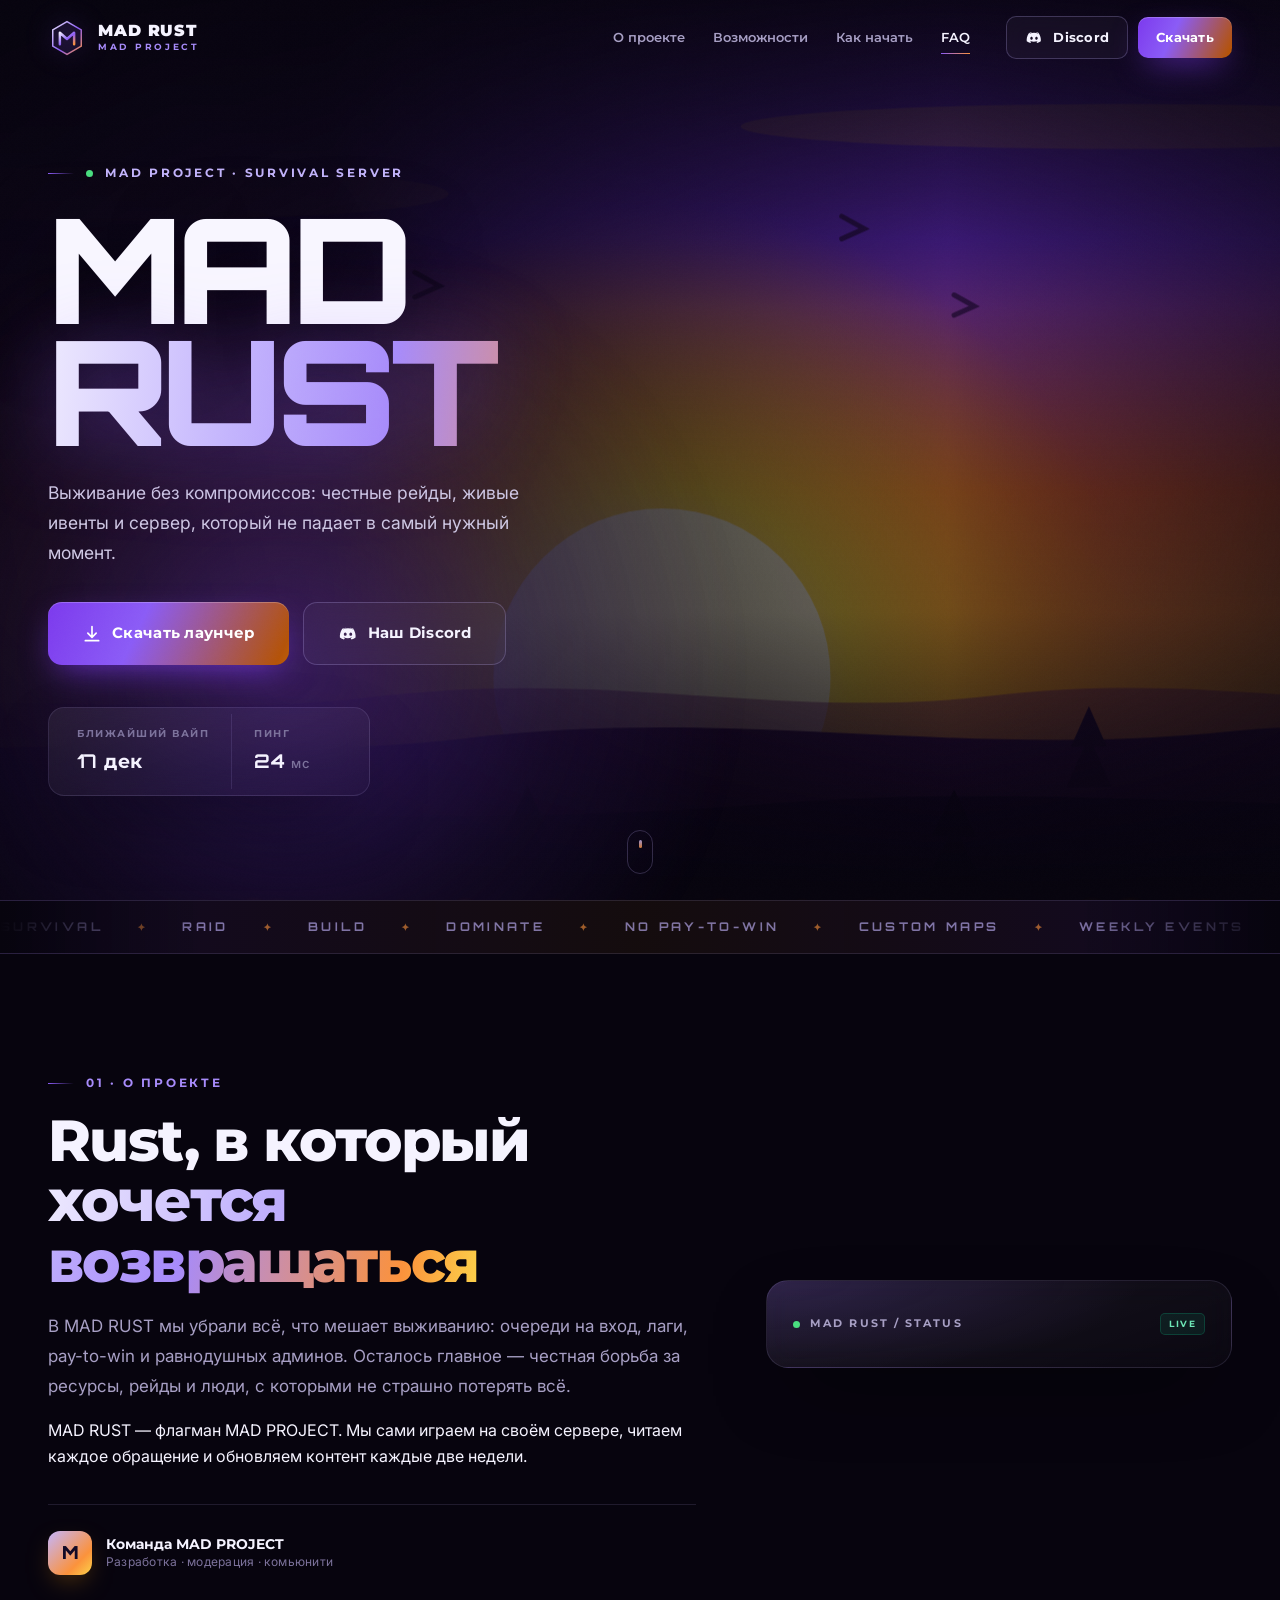
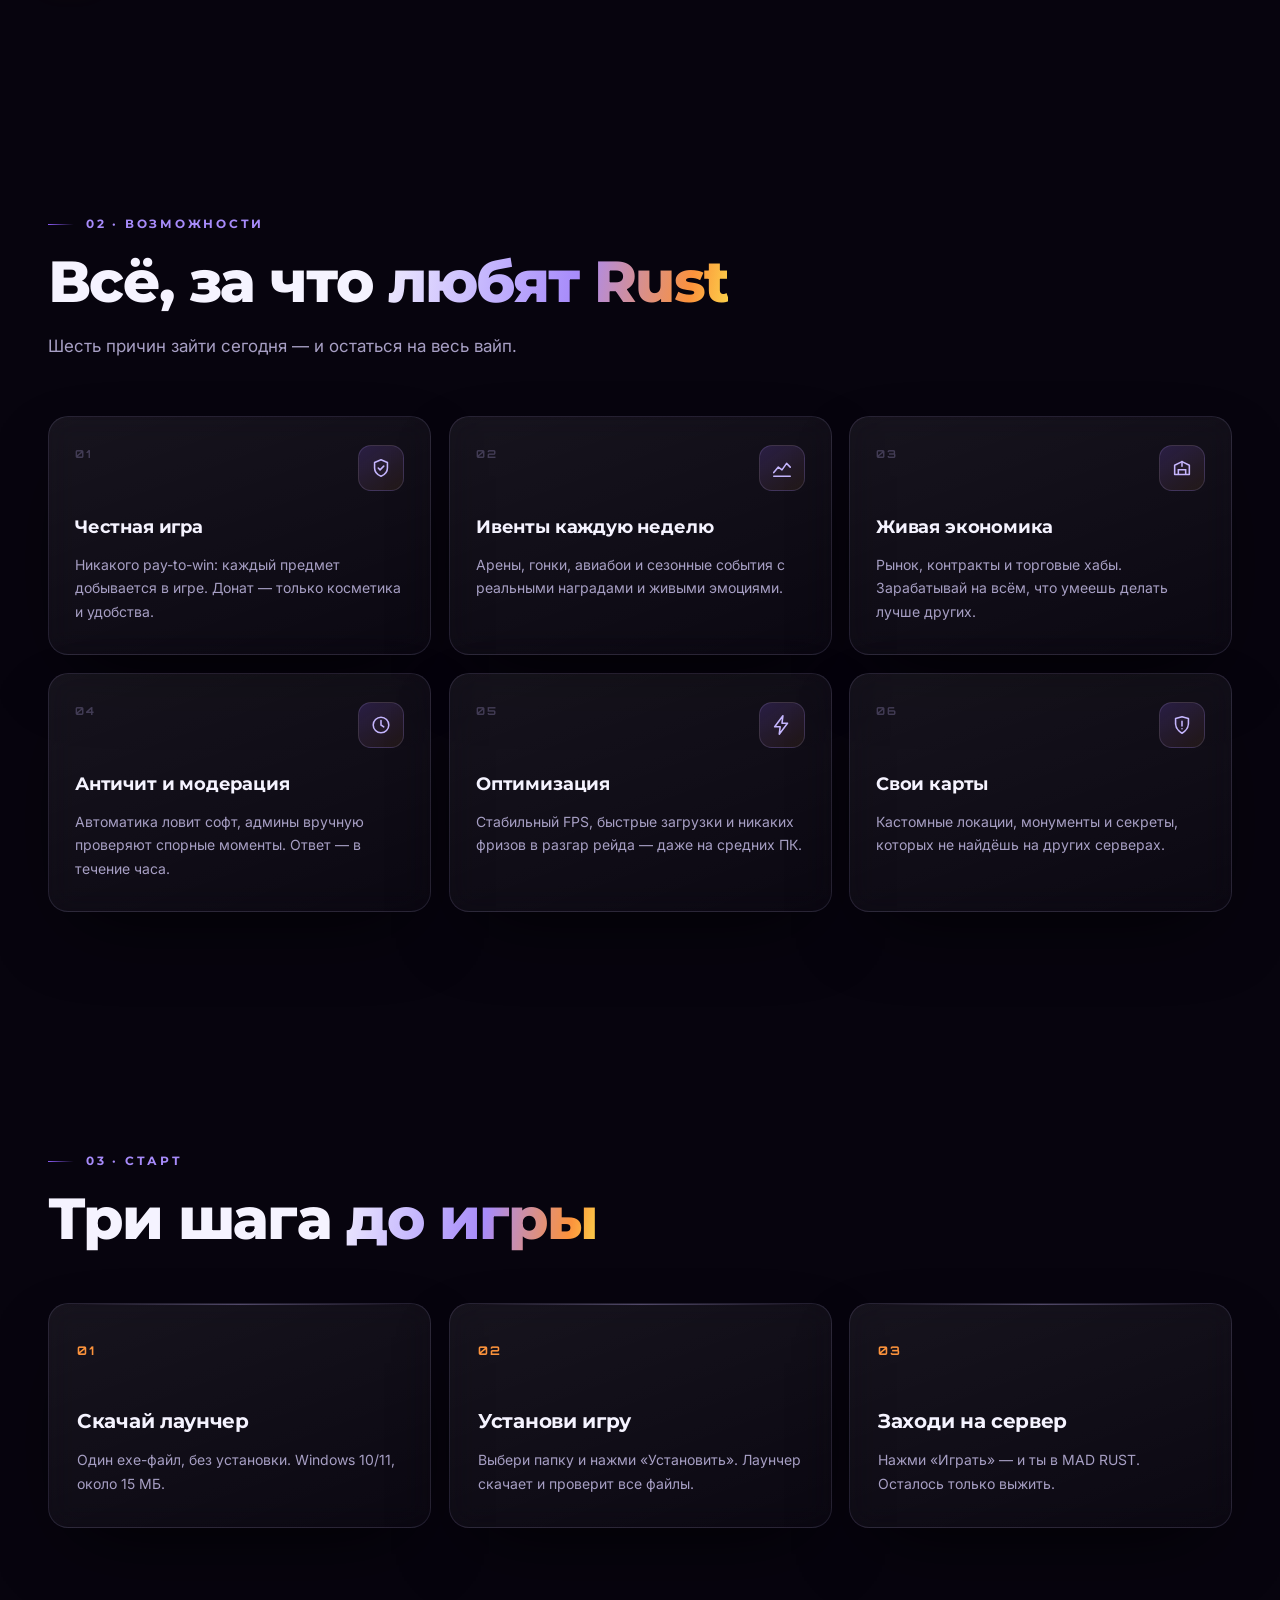
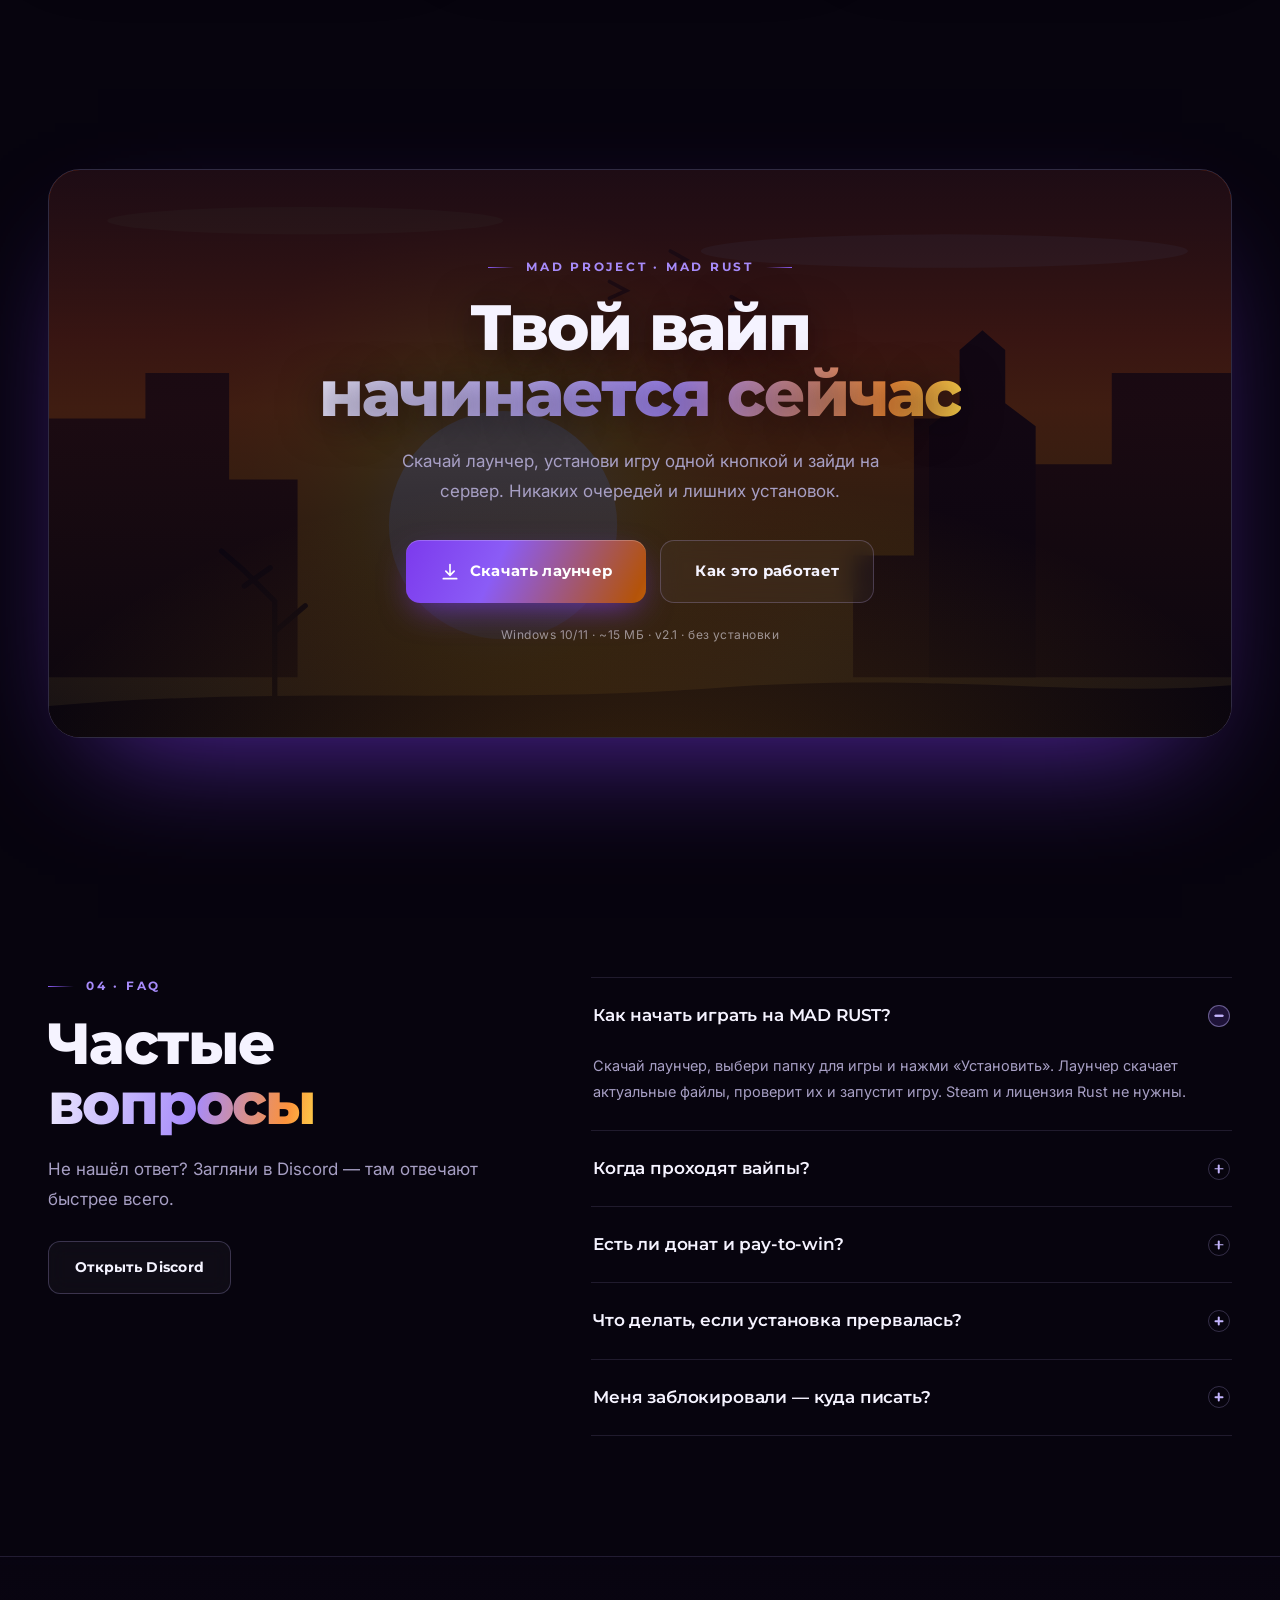
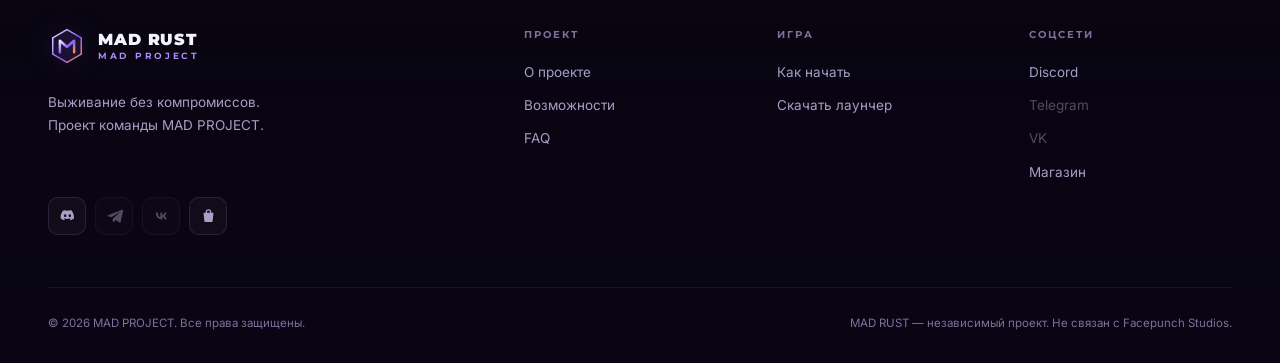
<file: index.html>
<!DOCTYPE html>
<html lang="ru">
<head>
<meta charset="UTF-8">
<meta name="viewport" content="width=device-width, initial-scale=1">
<title>MAD RUST — выживание без компромиссов</title>
<meta name="description" content="MAD RUST — survival-сервер проекта MAD PROJECT. Честные рейды, живые ивенты, античит и стабильный онлайн. Скачай лаунчер и начни свой вайп.">
<meta name="theme-color" content="#07040E">
<meta property="og:title" content="MAD RUST — выживание без компромиссов">
<meta property="og:description" content="Честные рейды, живые ивенты и сервер, который не падает. Проект MAD PROJECT.">
<meta property="og:image" content="https://trow1x213.github.io/mad-rust-site/assets/og.png">
<meta property="og:image:width" content="1200">
<meta property="og:image:height" content="630">
<meta property="og:url" content="https://trow1x213.github.io/mad-rust-site/">
<meta property="og:type" content="website">
<meta property="og:site_name" content="MAD RUST">
<meta name="twitter:card" content="summary_large_image">
<meta name="twitter:image" content="https://trow1x213.github.io/mad-rust-site/assets/og.png">
<link rel="icon" href="data:image/svg+xml,%3Csvg xmlns='http://www.w3.org/2000/svg' viewBox='0 0 32 32'%3E%3Cpath d='M16 2 29 9.5v13L16 30 3 22.5v-13z' fill='%230B0616' stroke='%238B5CF6' stroke-width='2'/%3E%3Cpath d='M10 21V12l6 5 6-5v9' fill='none' stroke='%23C4B5FD' stroke-width='2.4'/%3E%3C/svg%3E">
<link rel="preconnect" href="https://fonts.googleapis.com">
<link rel="preconnect" href="https://fonts.gstatic.com" crossorigin>
<link href="https://fonts.googleapis.com/css2?family=Montserrat:wght@500;600;700;800;900&family=Inter:wght@400;500;600;700&family=Orbitron:wght@600;700;800;900&display=swap" rel="stylesheet">
<link rel="stylesheet" href="styles.css">
</head>
<body>
<div class="scroll-progress" id="scrollProgress" aria-hidden="true"></div>

<!-- ================= NAV ================= -->
<header class="nav" id="nav">
  <div class="wrap nav-inner">
    <a class="brand" href="#top" aria-label="MAD RUST — на главную">
      <span class="brand-mark" aria-hidden="true">
        <svg viewBox="0 0 40 40">
          <defs>
            <linearGradient id="mg1" x1="0" y1="0" x2="1" y2="1">
              <stop stop-color="#EDE9FE"/><stop offset=".55" stop-color="#8B5CF6"/><stop offset="1" stop-color="#FB923C"/>
            </linearGradient>
          </defs>
          <path d="M20 2.8 35 11.4v17.2L20 37.2 5 28.6V11.4z" fill="rgba(139,92,246,.10)" stroke="url(#mg1)" stroke-width="1.6"/>
          <path d="M12.5 26.5v-12l7.5 6.6 7.5-6.6v12" fill="none" stroke="url(#mg1)" stroke-width="2.6" stroke-linecap="round" stroke-linejoin="round"/>
        </svg>
      </span>
      <span class="brand-text"><b>MAD RUST</b><small>MAD PROJECT</small></span>
    </a>

    <nav class="nav-links" aria-label="Основная навигация">
      <a href="#about">О проекте</a>
      <a href="#features">Возможности</a>
      <a href="#start">Как начать</a>
      <a href="#faq">FAQ</a>
    </nav>

    <div class="nav-actions">
      <a class="btn btn-ghost btn-sm" data-social="discord" href="https://discord.gg/VuZD9yztrM" target="_blank" rel="noopener">
        <svg viewBox="0 0 24 24" aria-hidden="true"><path d="M18.9 5.6A16 16 0 0 0 15 4.4l-.2.4a12 12 0 0 1 3.4 1.7 15 15 0 0 0-12.4 0A12 12 0 0 1 9.2 4.8L9 4.4A16 16 0 0 0 5.1 5.6C2.7 9.2 2 12.7 2.3 16.2a16 16 0 0 0 4.9 2.5l1-1.6a10 10 0 0 1-1.6-.8l.4-.3a11 11 0 0 0 9.4 0l.4.3a10 10 0 0 1-1.6.8l1 1.6a16 16 0 0 0 4.9-2.5c.4-4-.7-7.5-2.9-10.6zM8.7 14.2c-1 0-1.7-.9-1.7-2s.8-2 1.7-2 1.7.9 1.7 2-.8 2-1.7 2zm6.6 0c-1 0-1.7-.9-1.7-2s.8-2 1.7-2 1.7.9 1.7 2-.8 2-1.7 2z" fill="currentColor"/></svg>
        Discord
      </a>
      <a class="btn btn-primary btn-sm" href="#download" data-download>Скачать</a>
      <button class="burger" id="burger" aria-label="Открыть меню" aria-expanded="false" aria-controls="mobileMenu">
        <span></span><span></span><span></span>
      </button>
    </div>
  </div>
</header>

<div class="mobile-menu" id="mobileMenu">
  <a href="#about">О проекте</a>
  <a href="#features">Возможности</a>
  <a href="#start">Как начать</a>
  <a href="#faq">FAQ</a>
  <a class="btn btn-primary" href="#download" data-download>Скачать лаунчер</a>
</div>

<!-- ================= HERO ================= -->
<main>
<section class="hero" id="top">
  <div class="hero-art" aria-hidden="true"></div>
  <div class="hero-veil" aria-hidden="true"></div>
  <div class="hero-glow" aria-hidden="true"></div>
  <div class="hero-particles" id="particles" aria-hidden="true"></div>

  <div class="wrap hero-inner">
    <div class="hero-copy">
      <p class="eyebrow hero-eyebrow"><span class="live-dot"></span> MAD PROJECT · SURVIVAL SERVER</p>
      <h1 class="hero-title"><span class="ht-line">MAD</span><span class="ht-line grad">RUST</span></h1>
      <p class="hero-sub">Выживание без компромиссов: честные рейды, живые ивенты и сервер,
        который не падает в самый нужный момент.</p>

      <div class="hero-actions">
        <a class="btn btn-primary btn-lg" href="#download" data-download>
          <svg viewBox="0 0 24 24" aria-hidden="true"><path d="M12 3v12M7 11l5 5 5-5M4 20h16" fill="none" stroke="currentColor" stroke-width="2" stroke-linecap="round" stroke-linejoin="round"/></svg>
          Скачать лаунчер
        </a>
        <a class="btn btn-ghost btn-lg" data-social="discord" href="https://discord.gg/VuZD9yztrM" target="_blank" rel="noopener">
          <svg viewBox="0 0 24 24" aria-hidden="true"><path d="M18.9 5.6A16 16 0 0 0 15 4.4l-.2.4a12 12 0 0 1 3.4 1.7 15 15 0 0 0-12.4 0A12 12 0 0 1 9.2 4.8L9 4.4A16 16 0 0 0 5.1 5.6C2.7 9.2 2 12.7 2.3 16.2a16 16 0 0 0 4.9 2.5l1-1.6a10 10 0 0 1-1.6-.8l.4-.3a11 11 0 0 0 9.4 0l.4.3a10 10 0 0 1-1.6.8l1 1.6a16 16 0 0 0 4.9-2.5c.4-4-.7-7.5-2.9-10.6zM8.7 14.2c-1 0-1.7-.9-1.7-2s.8-2 1.7-2 1.7.9 1.7 2-.8 2-1.7 2zm6.6 0c-1 0-1.7-.9-1.7-2s.8-2 1.7-2 1.7.9 1.7 2-.8 2-1.7 2z" fill="currentColor"/></svg>
          Наш Discord
        </a>
      </div>

      <div class="hero-stats glass">
        <div class="hs-item">
          <span class="hs-label">Ближайший вайп</span>
          <b data-bind="wipeShort">5 ноя</b>
        </div>
        <div class="hs-item">
          <span class="hs-label">Пинг</span>
          <b><span data-bind="ping">24</span> <em>мс</em></b>
        </div>
      </div>
    </div>
  </div>

  <a class="scroll-cue" href="#about" aria-label="Листать вниз"><span></span></a>
</section>

<!-- ================= MARQUEE ================= -->
<div class="marquee" aria-hidden="true">
  <div class="marquee-track">
    <span>SURVIVAL</span><span>RAID</span><span>BUILD</span><span>DOMINATE</span>
    <span>NO PAY-TO-WIN</span><span>CUSTOM MAPS</span><span>WEEKLY EVENTS</span><span>MAD PROJECT</span>
    <span>SURVIVAL</span><span>RAID</span><span>BUILD</span><span>DOMINATE</span>
    <span>NO PAY-TO-WIN</span><span>CUSTOM MAPS</span><span>WEEKLY EVENTS</span><span>MAD PROJECT</span>
  </div>
</div>

<!-- ================= ABOUT ================= -->
<section class="section" id="about">
  <div class="wrap about-grid">
    <div class="about-copy">
      <p class="eyebrow reveal">01 · О проекте</p>
      <h2 class="reveal" style="--d:.05s">Rust, в который<br><span class="grad-text">хочется возвращаться</span></h2>
      <p class="lead reveal" style="--d:.1s">В MAD RUST мы убрали всё, что мешает выживанию: очереди на вход,
        лаги, pay-to-win и равнодушных админов. Осталось главное — честная борьба за ресурсы,
        рейды и люди, с которыми не страшно потерять всё.</p>
      <p class="reveal" style="--d:.15s">MAD RUST — флагман MAD PROJECT. Мы сами играем на своём сервере,
        читаем каждое обращение и обновляем контент каждые две недели.</p>
      <div class="about-sign reveal" style="--d:.2s">
        <span class="sign-mark">M</span>
        <span><b>Команда MAD PROJECT</b><small>Разработка · модерация · комьюнити</small></span>
      </div>
    </div>

    <aside class="about-card glass reveal" style="--d:.15s" aria-label="Статистика проекта">
      <div class="ac-head"><span class="live-dot"></span> MAD RUST / STATUS <span class="ac-code">LIVE</span></div>
    </aside>
  </div>
</section>

<!-- ================= FEATURES ================= -->
<section class="section" id="features">
  <div class="wrap">
    <div class="section-head">
      <p class="eyebrow reveal">02 · Возможности</p>
      <h2 class="reveal" style="--d:.05s">Всё, за что <span class="grad-text">любят Rust</span></h2>
      <p class="lead reveal" style="--d:.1s">Шесть причин зайти сегодня — и остаться на весь вайп.</p>
    </div>

    <div class="features">
      <article class="feature glass reveal" style="--d:.02s">
        <div class="f-top"><span class="f-num">01</span><span class="f-icon">
          <svg viewBox="0 0 24 24"><path d="M12 3 5 6v6c0 4.5 3 7.4 7 9 4-1.6 7-4.5 7-9V6z" fill="none" stroke="currentColor" stroke-width="1.7" stroke-linejoin="round"/><path d="M9 12l2 2 4-4" fill="none" stroke="currentColor" stroke-width="1.7" stroke-linecap="round" stroke-linejoin="round"/></svg>
        </span></div>
        <h3>Честная игра</h3>
        <p>Никакого pay-to-win: каждый предмет добывается в игре. Донат — только косметика и удобства.</p>
      </article>

      <article class="feature glass reveal" style="--d:.07s">
        <div class="f-top"><span class="f-num">02</span><span class="f-icon">
          <svg viewBox="0 0 24 24"><path d="M3 17l5-6 4 3 5-7 4 4" fill="none" stroke="currentColor" stroke-width="1.7" stroke-linecap="round" stroke-linejoin="round"/><path d="M3 21h18" stroke="currentColor" stroke-width="1.7" stroke-linecap="round"/></svg>
        </span></div>
        <h3>Ивенты каждую неделю</h3>
        <p>Арены, гонки, авиабои и сезонные события с реальными наградами и живыми эмоциями.</p>
      </article>

      <article class="feature glass reveal" style="--d:.12s">
        <div class="f-top"><span class="f-num">03</span><span class="f-icon">
          <svg viewBox="0 0 24 24"><path d="M4 19V9l8-4 8 4v10" fill="none" stroke="currentColor" stroke-width="1.7" stroke-linejoin="round"/><path d="M4 19h16M8 19v-5h8v5M12 5v5" fill="none" stroke="currentColor" stroke-width="1.7" stroke-linecap="round"/></svg>
        </span></div>
        <h3>Живая экономика</h3>
        <p>Рынок, контракты и торговые хабы. Зарабатывай на всём, что умеешь делать лучше других.</p>
      </article>

      <article class="feature glass reveal" style="--d:.02s">
        <div class="f-top"><span class="f-num">04</span><span class="f-icon">
          <svg viewBox="0 0 24 24"><circle cx="12" cy="12" r="8.5" fill="none" stroke="currentColor" stroke-width="1.7"/><path d="M12 7v5l3 2" fill="none" stroke="currentColor" stroke-width="1.7" stroke-linecap="round"/></svg>
        </span></div>
        <h3>Античит и модерация</h3>
        <p>Автоматика ловит софт, админы вручную проверяют спорные моменты. Ответ — в течение часа.</p>
      </article>

      <article class="feature glass reveal" style="--d:.07s">
        <div class="f-top"><span class="f-num">05</span><span class="f-icon">
          <svg viewBox="0 0 24 24"><path d="M13 2 4 14h6l-1 8 9-12h-6z" fill="none" stroke="currentColor" stroke-width="1.7" stroke-linejoin="round"/></svg>
        </span></div>
        <h3>Оптимизация</h3>
        <p>Стабильный FPS, быстрые загрузки и никаких фризов в разгар рейда — даже на средних ПК.</p>
      </article>

      <article class="feature glass reveal" style="--d:.12s">
        <div class="f-top"><span class="f-num">06</span><span class="f-icon">
          <svg viewBox="0 0 24 24"><path d="M12 21s7-4.2 7-10V5l-7-2-7 2v6c0 5.8 7 10 7 10z" fill="none" stroke="currentColor" stroke-width="1.7" stroke-linejoin="round"/><path d="M12 8v5M12 16h.01" stroke="currentColor" stroke-width="1.7" stroke-linecap="round"/></svg>
        </span></div>
        <h3>Свои карты</h3>
        <p>Кастомные локации, монументы и секреты, которых не найдёшь на других серверах.</p>
      </article>
    </div>
  </div>
</section>



<!-- ================= START ================= -->
<section class="section" id="start">
  <div class="wrap">
    <div class="section-head">
      <p class="eyebrow reveal">03 · Старт</p>
      <h2 class="reveal" style="--d:.05s">Три шага <span class="grad-text">до игры</span></h2>
    </div>

    <div class="steps">
      <article class="step glass reveal">
        <span class="step-num">01</span>
        <h3>Скачай лаунчер</h3>
        <p>Один exe-файл, без установки. Windows 10/11, около 15 МБ.</p>
      </article>
      <article class="step glass reveal" style="--d:.08s">
        <span class="step-num">02</span>
        <h3>Установи игру</h3>
        <p>Выбери папку и нажми «Установить». Лаунчер скачает и проверит все файлы.</p>
      </article>
      <article class="step glass reveal" style="--d:.16s">
        <span class="step-num">03</span>
        <h3>Заходи на сервер</h3>
        <p>Нажми «Играть» — и ты в MAD RUST. Осталось только выжить.</p>
      </article>
    </div>
  </div>
</section>

<!-- ================= DOWNLOAD ================= -->
<section class="section" id="download">
  <div class="wrap">
    <div class="download reveal">
      <div class="download-bg" aria-hidden="true"></div>
      <div class="download-inner">
        <p class="eyebrow center">MAD PROJECT · MAD RUST</p>
        <h2>Твой вайп<br><span class="grad-text">начинается сейчас</span></h2>
        <p class="lead center">Скачай лаунчер, установи игру одной кнопкой и зайди на сервер.
          Никаких очередей и лишних установок.</p>
        <div class="download-actions">
          <a class="btn btn-primary btn-lg" href="https://github.com/trow1x213/mad-rust-site/releases/download/v2.1/MAD.RUST.exe" data-download>
            <svg viewBox="0 0 24 24" aria-hidden="true"><path d="M12 3v12M7 11l5 5 5-5M4 20h16" fill="none" stroke="currentColor" stroke-width="2" stroke-linecap="round" stroke-linejoin="round"/></svg>
            Скачать лаунчер
          </a>
          <a class="btn btn-ghost btn-lg" href="#start">Как это работает</a>
        </div>
        <p class="download-meta">Windows 10/11 · ~15 МБ · v2.1 · без установки</p>
      </div>
    </div>
  </div>
</section>

<!-- ================= FAQ ================= -->
<section class="section" id="faq">
  <div class="wrap faq-grid">
    <div class="faq-head">
      <p class="eyebrow reveal">04 · FAQ</p>
      <h2 class="reveal" style="--d:.05s">Частые <span class="grad-text">вопросы</span></h2>
      <p class="lead reveal" style="--d:.1s">Не нашёл ответ? Загляни в Discord — там отвечают быстрее всего.</p>
      <a class="btn btn-ghost reveal" style="--d:.15s" data-social="discord" href="https://discord.gg/VuZD9yztrM" target="_blank" rel="noopener">Открыть Discord</a>
    </div>

    <div class="faq-list reveal" style="--d:.1s">
      <div class="faq-item open">
        <button class="faq-q" type="button" aria-expanded="true">Как начать играть на MAD RUST?<span class="plus" aria-hidden="true"></span></button>
        <div class="faq-a"><div class="faq-inner"><p>Скачай лаунчер, выбери папку для игры и нажми «Установить». Лаунчер скачает актуальные файлы, проверит их и запустит игру. Steam и лицензия Rust не нужны.</p></div></div>
      </div>
      <div class="faq-item">
        <button class="faq-q" type="button" aria-expanded="false">Когда проходят вайпы?<span class="plus" aria-hidden="true"></span></button>
        <div class="faq-a"><div class="faq-inner"><p>Каждые две недели, по четвергам в 18:00 МСК. Точный таймер до следующего вайпа всегда висит на этой странице и в лаунчере.</p></div></div>
      </div>
      <div class="faq-item">
        <button class="faq-q" type="button" aria-expanded="false">Есть ли донат и pay-to-win?<span class="plus" aria-hidden="true"></span></button>
        <div class="faq-a"><div class="faq-inner"><p>Pay-to-win нет. Донат — это косметика и небольшие удобства, которые не влияют на баланс и исход рейдов. Всё оружие и ресурсы добываются в игре.</p></div></div>
      </div>
      <div class="faq-item">
        <button class="faq-q" type="button" aria-expanded="false">Что делать, если установка прервалась?<span class="plus" aria-hidden="true"></span></button>
        <div class="faq-a"><div class="faq-inner"><p>Открой лаунчер, нажми «Проверить файлы», а затем «Установить». Повреждённые и отсутствующие файлы докачаются автоматически — заново качать всю игру не придётся.</p></div></div>
      </div>
      <div class="faq-item">
        <button class="faq-q" type="button" aria-expanded="false">Меня заблокировали — куда писать?<span class="plus" aria-hidden="true"></span></button>
        <div class="faq-a"><div class="faq-inner"><p>В Discord в канал поддержки. Приложи ник, время и, если есть, запись экрана — админы разберут обращение вручную.</p></div></div>
      </div>
    </div>
  </div>
</section>
</main>

<!-- ================= FOOTER ================= -->
<footer class="footer">
  <div class="wrap">
    <div class="footer-grid">
      <div class="footer-brand">
        <a class="brand" href="#top">
          <span class="brand-mark" aria-hidden="true">
            <svg viewBox="0 0 40 40">
              <defs>
                <linearGradient id="mg2" x1="0" y1="0" x2="1" y2="1">
                  <stop stop-color="#EDE9FE"/><stop offset=".55" stop-color="#8B5CF6"/><stop offset="1" stop-color="#FB923C"/>
                </linearGradient>
              </defs>
              <path d="M20 2.8 35 11.4v17.2L20 37.2 5 28.6V11.4z" fill="rgba(139,92,246,.10)" stroke="url(#mg2)" stroke-width="1.6"/>
              <path d="M12.5 26.5v-12l7.5 6.6 7.5-6.6v12" fill="none" stroke="url(#mg2)" stroke-width="2.6" stroke-linecap="round" stroke-linejoin="round"/>
            </svg>
          </span>
          <span class="brand-text"><b>MAD RUST</b><small>MAD PROJECT</small></span>
        </a>
        <p>Выживание без компромиссов.<br>Проект команды MAD PROJECT.</p>
        <p class="soon-note" id="soonNote">Нету пока что</p>
        <div class="socials">
          <a data-social="discord" href="https://discord.gg/VuZD9yztrM" target="_blank" rel="noopener" aria-label="Discord">
            <svg viewBox="0 0 24 24"><path d="M18.9 5.6A16 16 0 0 0 15 4.4l-.2.4a12 12 0 0 1 3.4 1.7 15 15 0 0 0-12.4 0A12 12 0 0 1 9.2 4.8L9 4.4A16 16 0 0 0 5.1 5.6C2.7 9.2 2 12.7 2.3 16.2a16 16 0 0 0 4.9 2.5l1-1.6a10 10 0 0 1-1.6-.8l.4-.3a11 11 0 0 0 9.4 0l.4.3a10 10 0 0 1-1.6.8l1 1.6a16 16 0 0 0 4.9-2.5c.4-4-.7-7.5-2.9-10.6zM8.7 14.2c-1 0-1.7-.9-1.7-2s.8-2 1.7-2 1.7.9 1.7 2-.8 2-1.7 2zm6.6 0c-1 0-1.7-.9-1.7-2s.8-2 1.7-2 1.7.9 1.7 2-.8 2-1.7 2z" fill="currentColor"/></svg>
          </a>
          <a class="soon" data-social="telegram" aria-label="Telegram — скоро" aria-disabled="true" tabindex="0">
            <svg viewBox="0 0 24 24"><path d="M21.9 4.3 2.9 11.6c-1.1.4-1.1 1.1-.2 1.4l4.9 1.5 1.9 5.7c.2.6.4.8 1 .8.5 0 .7-.2 1-.5l2.4-2.3 5 3.7c.9.5 1.6.2 1.8-.9l3.3-15.5c.3-1.4-.5-2-1.1-1.6zM7.7 14.5l10.7-6.7c.5-.3 1-.1.6.2l-9.2 8.3-.4 4.4-1.7-6.2z" fill="currentColor"/></svg>
          </a>
          <a class="soon" data-social="vk" aria-label="VK — скоро" aria-disabled="true" tabindex="0">
            <svg viewBox="0 0 24 24"><path d="M12.7 17.5c-5.2 0-8.6-3.6-8.7-9.7h2.8c.1 4.5 2.1 6.4 3.6 6.8V7.8h2.6v3.8c1.5-.2 3-1.9 3.5-3.8h2.6c-.4 2.3-1.9 4.1-3.1 4.8 1.2.6 2.9 2.1 3.6 4.9h-2.9c-.5-1.8-1.9-3.2-3.7-3.4v3.4z" fill="currentColor"/></svg>
          </a>
          <a data-social="store" href="https://madrustt.gamestores.app/" target="_blank" rel="noopener" aria-label="Магазин">
            <svg viewBox="0 0 24 24"><path d="M5 8h14l-1.2 12.2a1 1 0 0 1-1 .8H7.2a1 1 0 0 1-1-.8z" fill="currentColor"/><path d="M9 9V7a3 3 0 0 1 6 0v2" fill="none" stroke="currentColor" stroke-width="1.8" stroke-linecap="round"/></svg>
          </a>
        </div>
      </div>

      <nav class="footer-col" aria-label="Проект">
        <h4>Проект</h4>
        <a href="#about">О проекте</a>
        <a href="#features">Возможности</a>
        <a href="#faq">FAQ</a>
      </nav>

      <nav class="footer-col" aria-label="Игра">
        <h4>Игра</h4>
        <a href="#start">Как начать</a>
        <a href="#download" data-download>Скачать лаунчер</a>
      </nav>

      <nav class="footer-col" aria-label="Соцсети">
        <h4>Соцсети</h4>
        <a data-social="discord" href="https://discord.gg/VuZD9yztrM" target="_blank" rel="noopener">Discord</a>
        <a class="soon" data-social="telegram" aria-disabled="true">Telegram</a>
        <a class="soon" data-social="vk" aria-disabled="true">VK</a>
        <a data-social="store" href="https://madrustt.gamestores.app/" target="_blank" rel="noopener">Магазин</a>
      </nav>
    </div>

    <div class="footer-bottom">
      <span>© <span id="year">2026</span> MAD PROJECT. Все права защищены.</span>
      <span>MAD RUST — независимый проект. Не связан с Facepunch Studios.</span>
    </div>
  </div>
</footer>

<div class="toast" id="toast" role="status" aria-live="polite">Адрес сервера скопирован</div>

<script src="script.js" defer></script>
</body>
</html>
</file>
<file: styles.css>
/* ============================================================
   MAD RUST — MAD PROJECT
   Landing styles
   ============================================================ */

:root{
  --bg:#07040E;
  --bg-2:#0B0616;
  --bg-3:#100A1F;
  --violet:#8B5CF6;
  --violet-deep:#6D28D9;
  --lav:#C4B5FD;
  --lav-soft:#A78BFA;
  --amber:#F59E0B;
  --orange:#FB923C;
  --gold:#FCD34A;
  --ink:#F5F3FF;
  --muted:#A79FC4;
  --muted-2:#7C729B;
  --line:rgba(196,181,253,.13);
  --line-2:rgba(196,181,253,.24);
  --glass:rgba(255,255,255,.032);
  --glass-2:rgba(255,255,255,.055);
  --font:'Inter','Segoe UI',system-ui,-apple-system,sans-serif;
  --head:'Montserrat','Segoe UI',system-ui,sans-serif;
  --display:'Orbitron','Montserrat','Segoe UI',sans-serif;
  --ease:cubic-bezier(.22,.68,.16,1);
  --shadow:0 30px 80px -30px rgba(0,0,0,.85);
  color-scheme:dark;
}

*,*::before,*::after{box-sizing:border-box}

html{
  scroll-behavior:smooth;
  scroll-padding-top:96px;
  -webkit-text-size-adjust:100%;
}

body{
  margin:0;
  background:var(--bg);
  color:var(--ink);
  font-family:var(--font);
  font-size:16px;
  line-height:1.65;
  overflow-x:hidden;
  -webkit-font-smoothing:antialiased;
  text-rendering:optimizeLegibility;
}

body::before{
  content:"";
  position:fixed;
  inset:0;
  z-index:0;
  pointer-events:none;
  background:
    radial-gradient(900px 600px at 12% -10%,rgba(124,58,237,.20),transparent 65%),
    radial-gradient(800px 520px at 92% 8%,rgba(245,158,11,.10),transparent 62%),
    radial-gradient(1000px 700px at 50% 110%,rgba(109,40,217,.14),transparent 70%);
}

body::after{
  content:"";
  position:fixed;
  inset:0;
  z-index:4;
  pointer-events:none;
  opacity:.035;
  mix-blend-mode:overlay;
  background-image:url("data:image/svg+xml,%3Csvg xmlns='http://www.w3.org/2000/svg' width='160' height='160'%3E%3Cfilter id='n'%3E%3CfeTurbulence type='fractalNoise' baseFrequency='.85' numOctaves='2' stitchTiles='stitch'/%3E%3C/filter%3E%3Crect width='160' height='160' filter='url(%23n)' opacity='.6'/%3E%3C/svg%3E");
}

img,svg{display:block;max-width:100%}
a{color:inherit;text-decoration:none}
button{font:inherit;color:inherit;background:none;border:0;cursor:pointer}
::selection{background:rgba(139,92,246,.45);color:#fff}

::-webkit-scrollbar{width:10px}
::-webkit-scrollbar-track{background:#080510}
::-webkit-scrollbar-thumb{
  background:linear-gradient(180deg,#3B2A66,#241740);
  border:2px solid #080510;
  border-radius:8px;
}
::-webkit-scrollbar-thumb:hover{background:linear-gradient(180deg,#5B3E9E,#33204F)}

:focus-visible{
  outline:2px solid var(--lav);
  outline-offset:3px;
  border-radius:4px;
}

.wrap{
  width:100%;
  max-width:1240px;
  margin:0 auto;
  padding:0 28px;
  position:relative;
}

/* ---------------- scroll progress ---------------- */
.scroll-progress{
  position:fixed;
  top:0;left:0;
  height:2px;
  width:0;
  z-index:300;
  background:linear-gradient(90deg,var(--violet),var(--orange) 70%,var(--gold));
  box-shadow:0 0 16px rgba(139,92,246,.8);
}

/* ---------------- shared bits ---------------- */
.glass{
  background:linear-gradient(160deg,rgba(255,255,255,.068),rgba(255,255,255,.02));
  border:1px solid var(--line);
  border-radius:22px;
  box-shadow:var(--shadow);
  backdrop-filter:blur(14px);
  -webkit-backdrop-filter:blur(14px);
}

.eyebrow{
  display:flex;
  align-items:center;
  gap:12px;
  margin:0 0 18px;
  font-family:var(--head);
  font-size:11.5px;
  font-weight:700;
  letter-spacing:.24em;
  text-transform:uppercase;
  color:var(--lav-soft);
}
.eyebrow::before{
  content:"";
  width:26px;height:1px;
  flex:none;
  background:linear-gradient(90deg,var(--violet),transparent);
}
.eyebrow.center{justify-content:center}
.eyebrow.center::after{
  content:"";
  width:26px;height:1px;
  background:linear-gradient(270deg,var(--violet),transparent);
}

.live-dot{
  width:7px;height:7px;
  flex:none;
  border-radius:50%;
  background:#4ADE80;
  box-shadow:0 0 0 0 rgba(74,222,128,.55);
  animation:pulse 2.4s infinite;
}
@keyframes pulse{
  0%{box-shadow:0 0 0 0 rgba(74,222,128,.5)}
  70%{box-shadow:0 0 0 8px rgba(74,222,128,0)}
  100%{box-shadow:0 0 0 0 rgba(74,222,128,0)}
}

.grad-text{
  background:linear-gradient(100deg,#EDE9FE 0%,#C4B5FD 30%,#A78BFA 55%,#FB923C 88%,#FCD34A 100%);
  -webkit-background-clip:text;
  background-clip:text;
  color:transparent;
}

.section{
  position:relative;
  padding:120px 0;
  z-index:1;
}
.section-head{
  max-width:760px;
  margin-bottom:54px;
}
.section-head h2,
.about-copy h2,
.faq-head h2{
  margin:0 0 20px;
  font-family:var(--head);
  font-size:clamp(34px,4.6vw,58px);
  font-weight:800;
  line-height:1.04;
  letter-spacing:-.028em;
}
.section-head .lead{max-width:620px}
.lead{
  margin:0;
  color:var(--muted);
  font-size:17px;
  line-height:1.75;
}
.center{text-align:center}
.center.eyebrow{justify-content:center}

/* ---------------- buttons ---------------- */
.btn{
  position:relative;
  display:inline-flex;
  align-items:center;
  justify-content:center;
  gap:10px;
  padding:14px 26px;
  border-radius:12px;
  font-family:var(--head);
  font-size:14px;
  font-weight:700;
  letter-spacing:.02em;
  white-space:nowrap;
  overflow:hidden;
  isolation:isolate;
  transition:transform .3s var(--ease),box-shadow .3s var(--ease),border-color .3s,background-color .3s,color .3s;
}
.btn svg{width:18px;height:18px;flex:none}
.btn-sm{padding:10px 18px;font-size:13px;border-radius:10px}
.btn-lg{padding:18px 34px;font-size:15px;border-radius:14px}
.btn-lg svg{width:20px;height:20px}

.btn-primary{
  color:#fff;
  background:linear-gradient(115deg,#7C3AED 0%,#8B5CF6 38%,#B45309 95%,#F59E0B 130%);
  box-shadow:0 12px 34px -10px rgba(124,58,237,.75),inset 0 1px 0 rgba(255,255,255,.22);
}
.btn-primary::after{
  content:"";
  position:absolute;
  inset:0;
  z-index:-1;
  background:linear-gradient(110deg,transparent 20%,rgba(255,255,255,.34) 46%,transparent 62%);
  transform:translateX(-120%);
  transition:transform .75s var(--ease);
}
.btn-primary:hover{
  transform:translateY(-2px);
  box-shadow:0 18px 44px -12px rgba(139,92,246,.85),inset 0 1px 0 rgba(255,255,255,.28);
}
.btn-primary:hover::after{transform:translateX(120%)}
.btn-primary:active{transform:translateY(0)}

.btn-ghost{
  color:var(--ink);
  background:rgba(255,255,255,.035);
  border:1px solid var(--line-2);
  backdrop-filter:blur(10px);
  -webkit-backdrop-filter:blur(10px);
}
.btn-ghost:hover{
  transform:translateY(-2px);
  background:rgba(139,92,246,.13);
  border-color:rgba(196,181,253,.45);
}

/* ---------------- nav ---------------- */
.nav{
  position:fixed;
  inset:0 0 auto 0;
  z-index:100;
  padding:16px 0;
  transition:padding .35s var(--ease),background-color .35s,border-color .35s,box-shadow .35s;
  border-bottom:1px solid transparent;
}
.nav.scrolled{
  padding:10px 0;
  background:rgba(7,4,14,.82);
  border-bottom-color:var(--line);
  backdrop-filter:blur(18px) saturate(1.2);
  -webkit-backdrop-filter:blur(18px) saturate(1.2);
  box-shadow:0 18px 40px -30px rgba(0,0,0,.9);
}
.nav-inner{
  display:flex;
  align-items:center;
  gap:36px;
}

.brand{
  display:inline-flex;
  align-items:center;
  gap:12px;
  flex:none;
}
.brand-mark{
  width:38px;height:38px;
  display:grid;
  place-items:center;
  filter:drop-shadow(0 0 14px rgba(139,92,246,.35));
  transition:transform .4s var(--ease);
}
.brand:hover .brand-mark{transform:rotate(-5deg) scale(1.05)}
.brand-mark svg{width:100%;height:100%}
.brand-text{display:flex;flex-direction:column;line-height:1.05}
.brand-text b{
  font-family:var(--head);
  font-size:16px;
  font-weight:900;
  letter-spacing:.055em;
}
.brand-text small{
  font-family:var(--head);
  font-size:8.5px;
  font-weight:700;
  letter-spacing:.32em;
  color:var(--lav-soft);
  margin-top:3px;
}

.nav-links{
  display:flex;
  align-items:center;
  gap:28px;
  margin-left:auto;
}
.nav-links a{
  position:relative;
  font-family:var(--head);
  font-size:13px;
  font-weight:600;
  color:var(--muted);
  padding:6px 0;
  transition:color .25s;
}
.nav-links a::after{
  content:"";
  position:absolute;
  left:0;right:0;bottom:0;
  height:1px;
  background:linear-gradient(90deg,var(--violet),var(--orange));
  transform:scaleX(0);
  transform-origin:left;
  transition:transform .35s var(--ease);
}
.nav-links a:hover{color:var(--ink)}
.nav-links a:hover::after{transform:scaleX(1)}
.nav-links a.active{color:var(--ink)}
.nav-links a.active::after{transform:scaleX(1)}

.nav-actions{display:flex;align-items:center;gap:10px;flex:none}

.burger{
  display:none;
  width:42px;height:42px;
  border-radius:10px;
  border:1px solid var(--line);
  background:var(--glass);
  position:relative;
}
.burger span{
  position:absolute;
  left:12px;right:12px;
  height:1.6px;
  border-radius:2px;
  background:var(--ink);
  transition:transform .35s var(--ease),opacity .2s;
}
.burger span:nth-child(1){top:15px}
.burger span:nth-child(2){top:20px}
.burger span:nth-child(3){top:25px}
.burger[aria-expanded="true"] span:nth-child(1){transform:translateY(5px) rotate(45deg)}
.burger[aria-expanded="true"] span:nth-child(2){opacity:0}
.burger[aria-expanded="true"] span:nth-child(3){transform:translateY(-5px) rotate(-45deg)}

/* ---------------- mobile menu ---------------- */
.mobile-menu{
  position:fixed;
  inset:70px 0 auto 0;
  z-index:99;
  display:none;
  padding:18px 28px 32px;
  background:rgba(7,4,14,.97);
  border-bottom:1px solid var(--line);
  backdrop-filter:blur(20px);
  -webkit-backdrop-filter:blur(20px);
  opacity:0;
  transform:translateY(-12px);
  pointer-events:none;
  transition:opacity .3s var(--ease),transform .3s var(--ease);
}
.mobile-menu.open{
  opacity:1;
  transform:none;
  pointer-events:auto;
}
.mobile-menu > a:not(.btn){
  display:block;
  padding:15px 2px;
  font-family:var(--head);
  font-size:17px;
  font-weight:700;
  border-bottom:1px solid rgba(196,181,253,.08);
}
.mobile-menu .btn{margin-top:20px;width:100%}
body.menu-open{overflow:hidden}

/* ---------------- hero ---------------- */
.hero{
  position:relative;
  min-height:100svh;
  display:flex;
  align-items:center;
  overflow:hidden;
  padding:150px 0 90px;
  isolation:isolate;
}
.hero-art{
  position:absolute;
  inset:-4% -2% -2%;
  z-index:-4;
  background:url("assets/art-1.svg") center 42%/cover no-repeat;
  transform:scale(1.06);
  filter:saturate(1.08) contrast(1.03);
  will-change:transform;
  animation:heroBreathe 22s ease-in-out infinite alternate;
}
@keyframes heroBreathe{
  from{transform:scale(1.06) translate3d(0,0,0)}
  to{transform:scale(1.115) translate3d(-1.2%,-1%,0)}
}
.hero-veil{
  position:absolute;
  inset:0;
  z-index:-3;
  background:
    linear-gradient(90deg,rgba(7,4,14,.96) 0%,rgba(7,4,14,.9) 26%,rgba(7,4,14,.62) 52%,rgba(7,4,14,.38) 74%,rgba(7,4,14,.7) 100%),
    linear-gradient(180deg,rgba(7,4,14,.88) 0%,rgba(7,4,14,.18) 34%,rgba(7,4,14,.32) 68%,var(--bg) 99%);
}
.hero-glow{
  position:absolute;
  z-index:-2;
  left:-12%;
  bottom:-24%;
  width:70vw;height:70vw;
  max-width:900px;max-height:900px;
  border-radius:50%;
  background:radial-gradient(circle,rgba(124,58,237,.34) 0%,rgba(124,58,237,.09) 42%,transparent 70%);
  filter:blur(20px);
  pointer-events:none;
}
.hero-particles{
  position:absolute;
  inset:0;
  z-index:-1;
  pointer-events:none;
  overflow:hidden;
}
.hero-particles span{
  position:absolute;
  bottom:-10px;
  border-radius:50%;
  background:rgba(253,224,71,.9);
  box-shadow:0 0 10px 2px rgba(251,146,60,.45);
  animation:rise linear infinite;
}
@keyframes rise{
  0%{transform:translate3d(0,0,0);opacity:0}
  12%{opacity:.8}
  80%{opacity:.5}
  100%{transform:translate3d(30px,-104vh,0);opacity:0}
}

.hero-inner{position:relative;z-index:2}
.hero-copy{max-width:720px}
.hero-eyebrow{margin-bottom:24px;color:var(--lav)}
.hero-title{
  margin:0 0 26px;
  font-family:var(--display);
  font-size:clamp(66px,11.4vw,172px);
  font-weight:900;
  line-height:.84;
  letter-spacing:-.045em;
  text-transform:uppercase;
}
.ht-line{display:block}
.ht-line:first-child{
  color:#F8F6FF;
  text-shadow:0 20px 70px rgba(0,0,0,.55);
}
.ht-line.grad{
  padding-right:.06em;
  background:linear-gradient(96deg,#EDE9FE 0%,#C4B5FD 26%,#A78BFA 48%,#FB923C 82%,#FCD34A 100%);
  -webkit-background-clip:text;
  background-clip:text;
  color:transparent;
  filter:drop-shadow(0 10px 42px rgba(139,92,246,.38));
}
.hero-sub{
  max-width:520px;
  margin:0 0 34px;
  color:#CFC8E4;
  font-size:17.5px;
  line-height:1.72;
}
.hero-actions{
  display:flex;
  flex-wrap:wrap;
  gap:14px;
  margin-bottom:42px;
}
.hero-stats{
  display:inline-flex;
  align-items:stretch;
  gap:0;
  padding:6px;
  border-radius:16px;
}
.hs-item{
  padding:12px 22px;
  display:flex;
  flex-direction:column;
  gap:4px;
  min-width:132px;
}
.hs-item + .hs-item{border-left:1px solid var(--line)}
.hs-label{
  display:flex;
  align-items:center;
  gap:7px;
  font-family:var(--head);
  font-size:9.5px;
  font-weight:700;
  letter-spacing:.16em;
  text-transform:uppercase;
  color:var(--muted-2);
  white-space:nowrap;
}
.hs-item b{
  font-family:var(--display);
  font-size:19px;
  font-weight:700;
  letter-spacing:.02em;
  color:var(--ink);
  font-variant-numeric:tabular-nums;
  white-space:nowrap;
}
.hs-item b em{
  font-family:var(--font);
  font-size:13px;
  font-style:normal;
  font-weight:500;
  color:var(--muted-2);
}

.scroll-cue{
  position:absolute;
  left:50%;
  bottom:26px;
  z-index:2;
  width:26px;height:44px;
  transform:translateX(-50%);
  border:1px solid rgba(196,181,253,.28);
  border-radius:14px;
  display:grid;
  place-items:start center;
  padding-top:9px;
  opacity:.8;
  transition:opacity .25s,border-color .25s;
}
.scroll-cue:hover{opacity:1;border-color:var(--lav)}
.scroll-cue span{
  width:3px;height:8px;
  border-radius:2px;
  background:linear-gradient(180deg,var(--lav),var(--orange));
  animation:cue 1.8s var(--ease) infinite;
}
@keyframes cue{
  0%{transform:translateY(0);opacity:1}
  70%{transform:translateY(14px);opacity:0}
  100%{transform:translateY(0);opacity:0}
}

/* ---------------- marquee ---------------- */
.marquee{
  position:relative;
  z-index:2;
  border-top:1px solid var(--line);
  border-bottom:1px solid var(--line);
  background:linear-gradient(90deg,rgba(124,58,237,.10),rgba(245,158,11,.06),rgba(124,58,237,.10));
  overflow:hidden;
  padding:16px 0;
}
.marquee::before,.marquee::after{
  content:"";
  position:absolute;
  top:0;bottom:0;
  width:16%;
  z-index:1;
  pointer-events:none;
}
.marquee::before{left:0;background:linear-gradient(90deg,var(--bg),transparent)}
.marquee::after{right:0;background:linear-gradient(270deg,var(--bg),transparent)}
.marquee-track{
  display:flex;
  align-items:center;
  gap:34px;
  width:max-content;
  animation:marquee 38s linear infinite;
}
.marquee:hover .marquee-track{animation-play-state:paused}
.marquee-track span{
  font-family:var(--display);
  font-size:12px;
  font-weight:700;
  letter-spacing:.28em;
  color:rgba(196,181,253,.62);
  white-space:nowrap;
}
.marquee-track span::after{
  content:"✦";
  margin-left:34px;
  color:rgba(251,146,60,.6);
  font-size:10px;
}
@keyframes marquee{
  from{transform:translate3d(0,0,0)}
  to{transform:translate3d(-50%,0,0)}
}

/* ---------------- about ---------------- */
.about-grid{
  display:grid;
  grid-template-columns:1.25fr .9fr;
  gap:70px;
  align-items:center;
}
.about-copy p + p{margin-top:16px}
.about-copy .lead{margin-top:6px}
.about-sign{
  display:flex;
  align-items:center;
  gap:14px;
  margin-top:34px;
  padding-top:26px;
  border-top:1px solid var(--line);
}
.sign-mark{
  width:44px;height:44px;
  display:grid;
  place-items:center;
  flex:none;
  border-radius:12px;
  font-family:var(--display);
  font-weight:900;
  font-size:18px;
  color:#120A26;
  background:linear-gradient(135deg,var(--lav),var(--orange) 70%,var(--gold));
  box-shadow:0 10px 28px -10px rgba(245,158,11,.55);
}
.about-sign span:last-child{display:flex;flex-direction:column;line-height:1.35}
.about-sign b{font-family:var(--head);font-size:14px;font-weight:700}
.about-sign small{color:var(--muted-2);font-size:12px;letter-spacing:.02em}

.about-card{
  align-self:center;
  padding:32px 26px;
  border-radius:22px;
  background:
    radial-gradient(130% 180% at 0% 0%,rgba(139,92,246,.20),transparent 62%),
    linear-gradient(160deg,rgba(255,255,255,.07),rgba(255,255,255,.02));
}
.ac-head{
  display:flex;
  align-items:center;
  gap:10px;
  margin:0;
  font-family:var(--head);
  font-size:10.5px;
  font-weight:700;
  letter-spacing:.2em;
  color:var(--muted);
}
.ac-code{
  margin-left:auto;
  padding:3px 8px;
  border-radius:5px;
  font-size:8.5px;
  letter-spacing:.18em;
  color:#6EE7B7;
  background:rgba(16,185,129,.1);
  border:1px solid rgba(16,185,129,.24);
}
.ac-row{
  display:flex;
  align-items:baseline;
  gap:8px;
  padding:14px 0;
  border-bottom:1px solid rgba(196,181,253,.07);
}
.ac-row span{color:var(--muted);font-size:13.5px}
.ac-row b{
  margin-left:auto;
  font-family:var(--display);
  font-size:22px;
  font-weight:700;
  letter-spacing:-.01em;
  font-variant-numeric:tabular-nums;
}
.ac-row i{
  font-style:normal;
  font-size:12px;
  color:var(--muted-2);
  margin-left:4px;
}
.ac-foot{
  display:flex;
  gap:8px;
  padding-top:18px;
}
.tag{
  padding:5px 10px;
  border-radius:6px;
  border:1px solid var(--line);
  background:rgba(139,92,246,.08);
  font-family:var(--head);
  font-size:9px;
  font-weight:700;
  letter-spacing:.16em;
  color:var(--lav-soft);
}

/* ---------------- features ---------------- */
.features{
  display:grid;
  grid-template-columns:repeat(3,1fr);
  gap:18px;
}
.feature{
  position:relative;
  padding:28px 26px 30px;
  border-radius:20px;
  overflow:hidden;
  transition:transform .4s var(--ease),border-color .4s,background-color .4s;
}
.feature::before{
  content:"";
  position:absolute;
  inset:0;
  border-radius:inherit;
  padding:1px;
  background:linear-gradient(140deg,rgba(196,181,253,.5),transparent 38%,transparent 65%,rgba(251,146,60,.35));
  -webkit-mask:linear-gradient(#000 0 0) content-box,linear-gradient(#000 0 0);
  -webkit-mask-composite:xor;
  mask-composite:exclude;
  opacity:0;
  transition:opacity .4s;
  pointer-events:none;
}
.feature:hover{
  transform:translateY(-5px);
  border-color:rgba(196,181,253,.24);
  background:linear-gradient(160deg,rgba(139,92,246,.10),rgba(255,255,255,.02));
}
.feature:hover::before{opacity:1}
.f-top{
  display:flex;
  align-items:flex-start;
  justify-content:space-between;
  margin-bottom:22px;
}
.f-icon{
  width:46px;height:46px;
  display:grid;
  place-items:center;
  border-radius:13px;
  color:var(--lav);
  background:linear-gradient(145deg,rgba(139,92,246,.20),rgba(245,158,11,.07));
  border:1px solid rgba(196,181,253,.16);
  transition:color .3s,transform .4s var(--ease),border-color .3s;
}
.f-icon svg{width:22px;height:22px}
.feature:hover .f-icon{
  color:var(--gold);
  border-color:rgba(251,146,60,.32);
  transform:rotate(-4deg) scale(1.05);
}
.f-num{
  font-family:var(--display);
  font-size:11px;
  font-weight:700;
  letter-spacing:.16em;
  color:rgba(196,181,253,.26);
}
.feature h3{
  margin:0 0 10px;
  font-family:var(--head);
  font-size:18px;
  font-weight:700;
  letter-spacing:-.01em;
}
.feature p{
  margin:0;
  color:var(--muted);
  font-size:14px;
  line-height:1.7;
}

/* ---------------- server ---------------- */
.server-section{
  overflow:hidden;
}
.server-section::before{
  content:"";
  position:absolute;
  left:50%;top:20%;
  width:1000px;height:600px;
  transform:translateX(-50%);
  background:radial-gradient(ellipse,rgba(124,58,237,.16),transparent 65%);
  pointer-events:none;
}
.server-grid{
  display:grid;
  grid-template-columns:1.25fr .85fr;
  gap:20px;
  align-items:stretch;
}
.server-card{
  display:flex;
  flex-direction:column;
  padding:26px;
  border-radius:24px;
}
.server-top{
  display:flex;
  align-items:center;
  justify-content:space-between;
  gap:16px;
  padding-bottom:20px;
  border-bottom:1px solid var(--line);
}
.server-state{
  display:flex;
  align-items:center;
  gap:9px;
  font-family:var(--head);
  font-size:10.5px;
  font-weight:700;
  letter-spacing:.18em;
  text-transform:uppercase;
  color:#86EFAC;
}
.server-count{
  font-family:var(--display);
  font-size:24px;
  font-weight:700;
  letter-spacing:-.01em;
  font-variant-numeric:tabular-nums;
}
.server-count em{
  font-family:var(--font);
  font-style:normal;
  font-size:13px;
  font-weight:500;
  color:var(--muted-2);
}
.connect{
  display:flex;
  gap:10px;
  margin:24px 0 18px;
}
.connect code{
  flex:1;
  display:flex;
  align-items:center;
  padding:15px 18px;
  border-radius:12px;
  border:1px solid var(--line);
  background:rgba(0,0,0,.32);
  font-family:ui-monospace,'Cascadia Code',Consolas,monospace;
  font-size:14px;
  letter-spacing:.01em;
  color:#E9E4FA;
  white-space:nowrap;
  overflow-x:auto;
  scrollbar-width:none;
}
.connect code::-webkit-scrollbar{display:none}
.copy{
  width:50px;
  flex:none;
  display:grid;
  place-items:center;
  border-radius:12px;
  border:1px solid var(--line-2);
  background:rgba(139,92,246,.10);
  color:var(--lav);
  transition:background-color .25s,color .25s,transform .25s var(--ease),border-color .25s;
}
.copy svg{width:19px;height:19px}
.copy:hover{
  background:rgba(139,92,246,.24);
  border-color:rgba(196,181,253,.45);
  color:#fff;
  transform:translateY(-2px);
}
.copy.copied{color:#6EE7B7;border-color:rgba(16,185,129,.45);background:rgba(16,185,129,.12)}

.chips{display:flex;flex-wrap:wrap;gap:8px}
.chip{
  display:inline-flex;
  align-items:center;
  gap:6px;
  padding:7px 12px;
  border-radius:8px;
  border:1px solid rgba(196,181,253,.10);
  background:rgba(255,255,255,.028);
  font-size:11.5px;
  font-weight:500;
  color:var(--muted);
}
.chip i{font-style:normal;font-weight:700;color:var(--lav)}
.server-foot{
  display:flex;
  align-items:center;
  gap:12px;
  margin-top:auto;
  padding-top:22px;
  font-size:12px;
  color:var(--muted-2);
}
.dot-sep{width:3px;height:3px;border-radius:50%;background:rgba(196,181,253,.3)}

.wipe-card{
  display:flex;
  flex-direction:column;
  padding:26px;
  border-radius:24px;
  background:
    radial-gradient(120% 90% at 100% 0%,rgba(245,158,11,.12),transparent 60%),
    linear-gradient(160deg,rgba(255,255,255,.055),rgba(255,255,255,.018));
}
.wipe-label{
  font-family:var(--head);
  font-size:10.5px;
  font-weight:700;
  letter-spacing:.2em;
  text-transform:uppercase;
  color:var(--orange);
}
.countdown{
  display:flex;
  align-items:flex-start;
  gap:6px;
  margin:24px 0 14px;
}
.cd-cell{
  flex:1;
  display:flex;
  flex-direction:column;
  align-items:center;
  gap:5px;
  padding:12px 4px 10px;
  border-radius:12px;
  border:1px solid rgba(196,181,253,.10);
  background:rgba(0,0,0,.22);
}
.cd-cell b{
  font-family:var(--display);
  font-size:clamp(22px,2.5vw,31px);
  font-weight:800;
  line-height:1;
  color:#fff;
  font-variant-numeric:tabular-nums;
}
.cd-cell span{
  font-size:9px;
  letter-spacing:.1em;
  text-transform:uppercase;
  color:var(--muted-2);
}
.cd-sep{
  padding-top:15px;
  font-family:var(--display);
  font-size:19px;
  font-weight:700;
  color:rgba(196,181,253,.32);
  animation:blink 2s steps(1) infinite;
}
@keyframes blink{50%{opacity:.35}}
.wipe-date{font-size:13px;color:var(--muted);margin-bottom:20px}
.wipe-bar{
  height:6px;
  border-radius:4px;
  background:rgba(255,255,255,.07);
  overflow:hidden;
  margin-top:auto;
}
.wipe-bar i{
  display:block;
  height:100%;
  width:0;
  border-radius:inherit;
  background:linear-gradient(90deg,var(--violet),var(--orange),var(--gold));
  box-shadow:0 0 12px rgba(245,158,11,.5);
  transition:width 1s linear;
}
.wipe-note{margin-top:11px;font-size:11px;color:var(--muted-2)}

/* ---------------- gallery ---------------- */
.gallery-grid{
  display:grid;
  grid-template-columns:repeat(12,1fr);
  grid-auto-rows:215px;
  gap:16px;
}
.shot{
  position:relative;
  margin:0;
  border-radius:22px;
  overflow:hidden;
  border:1px solid var(--line);
  isolation:isolate;
  cursor:default;
}
.shot:nth-child(1){grid-column:span 7;grid-row:span 2}
.shot:nth-child(2),.shot:nth-child(3){grid-column:span 5}
.shot img{
  width:100%;height:100%;
  object-fit:cover;
  transition:transform 1s var(--ease),filter .6s;
  filter:saturate(.92) brightness(.82);
}
.shot::after{
  content:"";
  position:absolute;
  inset:0;
  background:linear-gradient(180deg,transparent 26%,rgba(7,4,14,.55) 62%,rgba(7,4,14,.95) 100%);
  pointer-events:none;
}
.shot:hover img{transform:scale(1.05);filter:saturate(1.1) brightness(1)}
.shot figcaption{
  position:absolute;
  left:0;right:0;bottom:0;
  z-index:2;
  display:flex;
  align-items:flex-end;
  justify-content:space-between;
  gap:16px;
  padding:22px 24px;
  text-shadow:0 2px 18px rgba(7,4,14,.85);
}
.shot figcaption span{
  font-family:var(--head);
  font-size:17px;
  font-weight:700;
  letter-spacing:-.01em;
}
.shot figcaption small{
  font-size:11px;
  color:rgba(245,243,255,.78);
  text-align:right;
  padding-bottom:2px;
  text-shadow:0 1px 10px rgba(7,4,14,.9);
}
.shot:nth-child(1) figcaption span{font-size:24px}

/* ---------------- steps ---------------- */
.steps{
  display:grid;
  grid-template-columns:repeat(3,1fr);
  gap:18px;
  counter-reset:step;
}
.step{
  position:relative;
  padding:32px 28px;
  border-radius:20px;
  overflow:hidden;
  transition:transform .4s var(--ease),border-color .3s;
}
.step:hover{transform:translateY(-4px);border-color:rgba(196,181,253,.26)}
.step::after{
  content:"";
  position:absolute;
  top:0;left:28px;right:28px;
  height:1px;
  background:linear-gradient(90deg,transparent,rgba(196,181,253,.35),transparent);
}
.step-num{
  display:inline-block;
  margin-bottom:44px;
  font-family:var(--display);
  font-size:12px;
  font-weight:700;
  letter-spacing:.18em;
  color:var(--orange);
}
.step h3{
  margin:0 0 10px;
  font-family:var(--head);
  font-size:20px;
  font-weight:700;
  letter-spacing:-.015em;
}
.step p{margin:0;color:var(--muted);font-size:14px;line-height:1.7}

/* ---------------- download ---------------- */
.download{
  position:relative;
  overflow:hidden;
  border-radius:32px;
  border:1px solid rgba(196,181,253,.22);
  box-shadow:0 50px 120px -50px rgba(124,58,237,.7);
  isolation:isolate;
}
.download-bg{
  position:absolute;
  inset:0;
  z-index:-2;
  background:url("assets/art-6.svg") center 62%/cover no-repeat;
  transform:scale(1.03);
  filter:saturate(1.1);
}
.download::before{
  content:"";
  position:absolute;
  inset:0;
  z-index:-1;
  background:
    radial-gradient(90% 100% at 50% 115%,rgba(245,158,11,.2),transparent 62%),
    linear-gradient(180deg,rgba(11,6,22,.88) 0%,rgba(11,6,22,.78) 42%,rgba(7,4,14,.95) 100%);
}
.download-inner{
  padding:88px 40px 92px;
  text-align:center;
  display:flex;
  flex-direction:column;
  align-items:center;
}
.download h2{
  margin:0 0 20px;
  font-family:var(--head);
  font-size:clamp(36px,5vw,64px);
  font-weight:800;
  line-height:1.03;
  letter-spacing:-.03em;
  text-shadow:0 6px 40px rgba(7,4,14,.65);
}
.download .lead{max-width:540px}
.download-actions{
  display:flex;
  flex-wrap:wrap;
  justify-content:center;
  gap:14px;
  margin:34px 0 22px;
}
.download-meta{
  margin:0;
  font-size:12px;
  letter-spacing:.04em;
  color:rgba(245,243,255,.55);
}

/* ---------------- faq ---------------- */
.faq-grid{
  display:grid;
  grid-template-columns:.85fr 1.15fr;
  gap:70px;
  align-items:start;
}
.faq-head{position:sticky;top:110px}
.faq-head .lead{margin-bottom:26px}
.faq-list{
  border-top:1px solid var(--line);
}
.faq-item{border-bottom:1px solid var(--line)}
.faq-q{
  width:100%;
  display:flex;
  align-items:center;
  gap:20px;
  padding:24px 2px;
  text-align:left;
  font-family:var(--head);
  font-size:16.5px;
  font-weight:600;
  letter-spacing:-.01em;
  transition:color .25s;
}
.faq-q:hover{color:var(--lav)}
.plus{
  position:relative;
  width:22px;height:22px;
  margin-left:auto;
  flex:none;
  border-radius:50%;
  border:1px solid var(--line-2);
  transition:background-color .3s,border-color .3s,transform .35s var(--ease);
}
.plus::before,.plus::after{
  content:"";
  position:absolute;
  top:50%;left:50%;
  width:9px;height:1.5px;
  border-radius:2px;
  background:var(--lav);
  transform:translate(-50%,-50%);
  transition:transform .35s var(--ease),background-color .3s;
}
.plus::after{transform:translate(-50%,-50%) rotate(90deg)}
.faq-item.open .plus{
  background:rgba(139,92,246,.18);
  border-color:rgba(196,181,253,.45);
  transform:rotate(180deg);
}
.faq-item.open .plus::after{transform:translate(-50%,-50%) rotate(0deg)}
.faq-item.open .faq-q{color:var(--ink)}
.faq-a{
  display:grid;
  grid-template-rows:0fr;
  transition:grid-template-rows .4s var(--ease);
}
.faq-item.open .faq-a{grid-template-rows:1fr}
.faq-inner{overflow:hidden}
.faq-inner p{
  margin:0;
  padding:0 40px 26px 2px;
  color:var(--muted);
  font-size:14.5px;
  line-height:1.75;
}

/* ---------------- footer ---------------- */
.footer{
  position:relative;
  z-index:1;
  border-top:1px solid var(--line);
  background:linear-gradient(180deg,rgba(11,6,22,.35),rgba(11,6,22,.85));
  padding:70px 0 30px;
}
.footer-grid{
  display:grid;
  grid-template-columns:2.1fr 1fr 1fr 1fr;
  gap:50px;
  padding-bottom:52px;
}
.footer-brand p{
  margin:18px 0 22px;
  color:var(--muted);
  font-size:13.5px;
  line-height:1.7;
}
.socials{display:flex;gap:9px}
.socials a{
  width:38px;height:38px;
  display:grid;
  place-items:center;
  border-radius:10px;
  border:1px solid var(--line);
  background:var(--glass);
  color:var(--muted);
  transition:color .25s,border-color .25s,background-color .25s,transform .25s var(--ease);
}
.socials svg{width:17px;height:17px}
.socials a:hover{
  color:var(--lav);
  border-color:rgba(196,181,253,.34);
  background:rgba(139,92,246,.12);
  transform:translateY(-3px);
}
.soon-note{
  height:16px;
  margin:0 0 8px;
  font-size:10px;
  font-weight:800;
  letter-spacing:.08em;
  text-transform:uppercase;
  color:var(--muted-2);
  opacity:0;
  transform:translateY(2px);
  transition:opacity .2s,transform .2s;
  pointer-events:none;
}
.soon-note.on{opacity:1;transform:translateY(0)}
.socials a.soon,.footer-col a.soon{opacity:.45;cursor:not-allowed}
.socials a.soon:hover{
  color:var(--muted);
  border-color:var(--line);
  background:var(--glass);
  transform:none;
}
.footer-col a.soon:hover{color:var(--muted);transform:none}
.footer-col{display:flex;flex-direction:column;gap:11px}
.footer-col h4{
  margin:0 0 6px;
  font-family:var(--head);
  font-size:10px;
  font-weight:700;
  letter-spacing:.2em;
  text-transform:uppercase;
  color:var(--muted-2);
}
.footer-col a{
  width:fit-content;
  font-size:13.5px;
  color:var(--muted);
  transition:color .25s,transform .25s var(--ease);
}
.footer-col a:hover{color:var(--ink);transform:translateX(3px)}
.footer-bottom{
  display:flex;
  align-items:center;
  justify-content:space-between;
  gap:20px;
  padding-top:26px;
  border-top:1px solid rgba(196,181,253,.08);
  font-size:11.5px;
  color:var(--muted-2);
}

/* ---------------- toast ---------------- */
.toast{
  position:fixed;
  left:50%;
  bottom:30px;
  z-index:400;
  transform:translate(-50%,20px);
  padding:12px 22px;
  border-radius:10px;
  border:1px solid rgba(196,181,253,.26);
  background:rgba(16,10,31,.94);
  box-shadow:0 20px 50px -20px rgba(0,0,0,.9);
  backdrop-filter:blur(14px);
  -webkit-backdrop-filter:blur(14px);
  font-size:13px;
  font-weight:500;
  opacity:0;
  pointer-events:none;
  transition:opacity .3s,transform .3s var(--ease);
}
.toast.show{opacity:1;transform:translate(-50%,0)}

/* ---------------- reveal ---------------- */
.reveal{
  opacity:0;
  transform:translateY(26px);
  transition:opacity .85s var(--ease),transform .85s var(--ease);
  transition-delay:var(--d,0s);
  will-change:opacity,transform;
}
.reveal.in{opacity:1;transform:none}

/* ---------------- responsive ---------------- */
@media (max-width:1100px){
  .about-grid{gap:44px}
  .features{grid-template-columns:repeat(2,1fr)}
  .footer-grid{grid-template-columns:1.6fr 1fr 1fr;gap:36px}
  .footer-col:last-child{grid-column:2/4}
  .server-grid{grid-template-columns:1.1fr .9fr}
  .faq-grid{gap:44px}
}

@media (max-width:900px){
  .section{padding:88px 0}
  .nav-links{display:none}
  .nav-actions .btn-ghost{display:none}
  .burger{display:block}
  .mobile-menu{display:block}
  .nav-inner{gap:16px}
  .nav-actions{margin-left:auto}

  .hero{padding:132px 0 78px;min-height:92svh}
  .hero-copy{max-width:620px}
  .hero-title{font-size:clamp(64px,15vw,130px)}
  .hero-art{background-position:60% 45%}
  .hero-veil{
    background:
      linear-gradient(90deg,rgba(7,4,14,.94),rgba(7,4,14,.58) 70%,rgba(7,4,14,.5)),
      linear-gradient(180deg,rgba(7,4,14,.8),rgba(7,4,14,.12) 36%,var(--bg) 98%);
  }

  .about-grid{grid-template-columns:1fr;gap:34px}
  .about-card{max-width:520px}

  .server-grid{grid-template-columns:1fr}
  .wipe-card{min-height:0}
  .countdown{margin-top:18px}

  .gallery-grid{grid-template-columns:1fr;grid-auto-rows:auto}
  .shot:nth-child(1),.shot:nth-child(2),.shot:nth-child(3){grid-column:auto;grid-row:auto}
  .shot{aspect-ratio:16/10}
  .shot:nth-child(1){aspect-ratio:16/9}
  .shot figcaption{padding:18px 20px}
  .shot figcaption small{display:none}

  .steps{grid-template-columns:1fr;gap:14px}
  .step-num{margin-bottom:26px}

  .faq-grid{grid-template-columns:1fr;gap:34px}
  .faq-head{position:static}

  .download-inner{padding:64px 26px 68px}

  .footer-grid{grid-template-columns:1fr 1fr;gap:36px}
  .footer-brand{grid-column:1/-1}
  .footer-col:last-child{grid-column:auto}
  .footer-bottom{flex-direction:column;align-items:flex-start;gap:8px}
}

@media (max-width:640px){
  .wrap{padding:0 20px}
  .section{padding:74px 0}
  .section-head{margin-bottom:38px}
  .lead{font-size:15.5px}
  .brand-text b{font-size:14px}
  .brand-text small{font-size:7.5px}
  .brand-mark{width:34px;height:34px}

  .hero{padding:118px 0 70px;min-height:88svh}
  .hero-title{font-size:clamp(54px,17.5vw,96px);line-height:.86}
  .hero-sub{font-size:15.5px;max-width:430px}
  .hero-actions{gap:10px;margin-bottom:30px}
  .hero-actions .btn{flex:1;min-width:0;padding:15px 16px;font-size:13.5px}
  .hero-actions .btn svg{width:17px;height:17px}
  .hero-stats{display:grid;grid-template-columns:repeat(3,1fr);width:100%;padding:4px}
  .hs-item{padding:10px 8px;min-width:0;text-align:center;align-items:center}
  .hs-label{font-size:8px;letter-spacing:.08em;gap:5px}
  .hs-item b{font-size:15px}
  .hs-item b em{font-size:10px}
  .scroll-cue{display:none}
  .eyebrow{font-size:10px;letter-spacing:.18em}

  .features{grid-template-columns:1fr;gap:12px}
  .feature{padding:22px}
  .f-top{margin-bottom:16px}
  .f-icon{width:40px;height:40px;border-radius:11px}
  .f-icon svg{width:19px;height:19px}

  .ac-row b{font-size:19px}
  .about-card{padding:24px 20px}

  .server-card,.wipe-card{padding:20px}
  .connect code{font-size:12px;padding:13px 14px}
  .copy{width:46px}
  .server-foot{flex-wrap:wrap;gap:8px;font-size:11px}
  .countdown{gap:4px}
  .cd-cell{padding:10px 2px}
  .cd-cell b{font-size:20px}
  .cd-cell span{font-size:8px}
  .cd-sep{font-size:15px;padding-top:11px}

  .gallery-grid{gap:12px}
  .shot{border-radius:18px}
  .shot figcaption span{font-size:15px}
  .shot:nth-child(1) figcaption span{font-size:19px}

  .step{padding:24px 22px}
  .step h3{font-size:18px}

  .download{border-radius:24px}
  .download-inner{padding:52px 22px 56px}
  .download-actions{flex-direction:column;width:100%;gap:10px}
  .download-actions .btn{width:100%}
  .download-meta{font-size:10.5px;line-height:1.8}

  .faq-q{font-size:15px;gap:14px;padding:20px 0}
  .faq-inner p{padding-right:16px;font-size:13.5px}

  .footer{padding:54px 0 26px}
  .footer-grid{grid-template-columns:1fr 1fr;gap:28px 20px;padding-bottom:38px}
  .footer-bottom{font-size:10.5px}
  .toast{width:calc(100% - 32px);max-width:420px;text-align:center;padding:12px 16px}
}

/* ---------------- reduced motion ---------------- */
@media (prefers-reduced-motion:reduce){
  html{scroll-behavior:auto}
  *,*::before,*::after{
    animation-duration:.001ms !important;
    animation-iteration-count:1 !important;
    transition-duration:.001ms !important;
  }
  .reveal{opacity:1;transform:none}
  .hero-art{animation:none}
}
</file>
